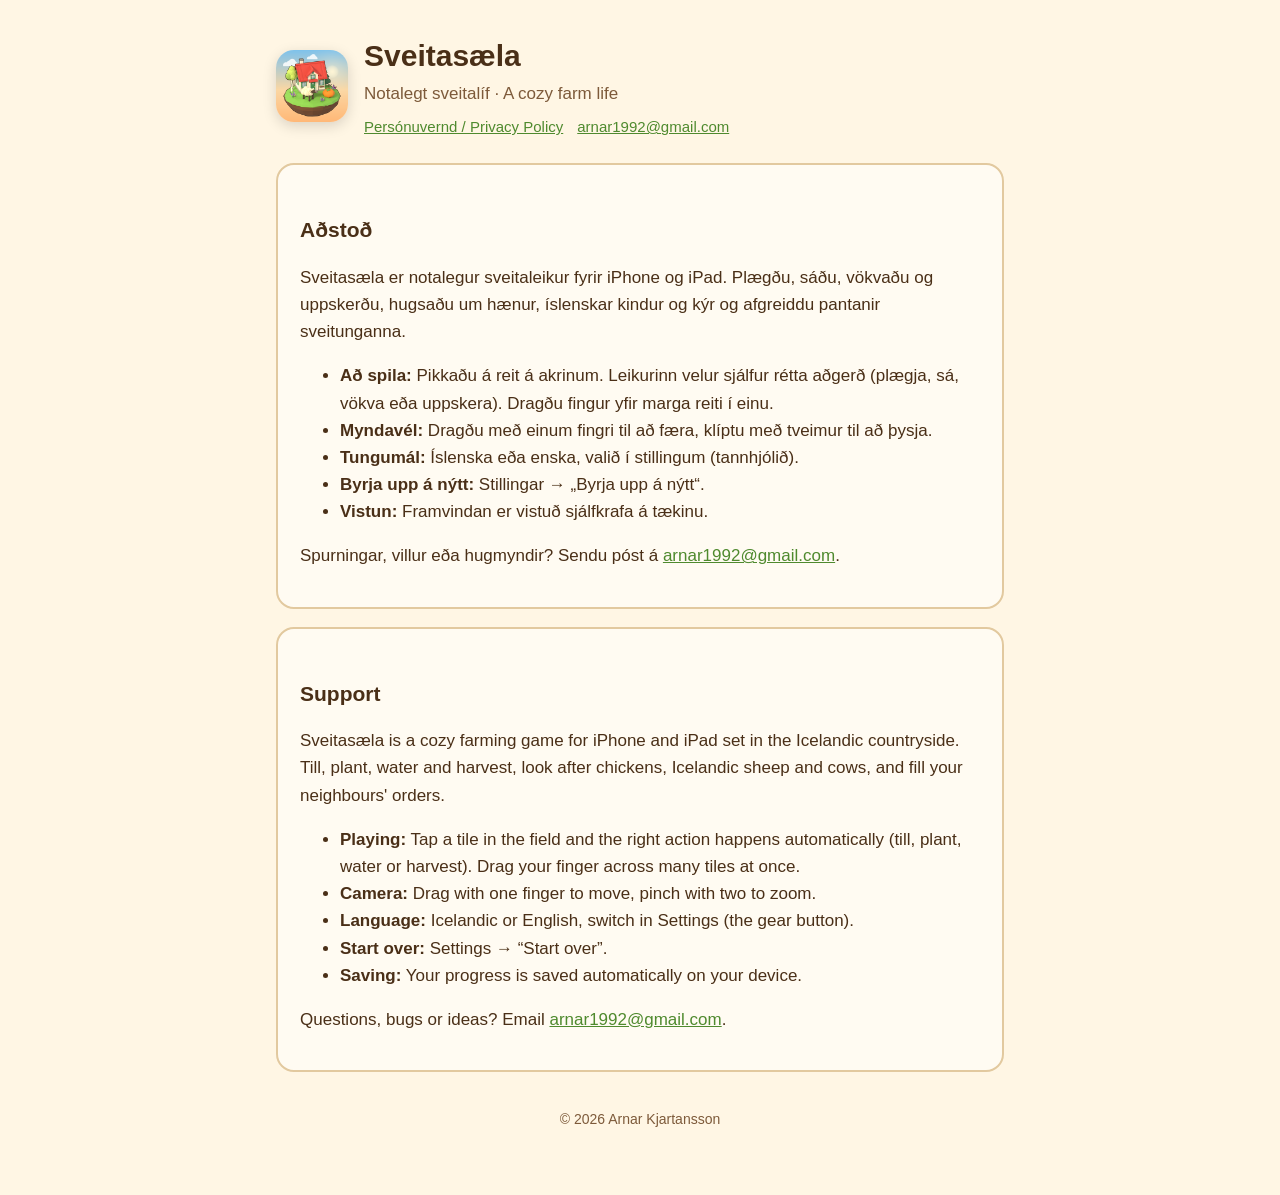
<file: index.html>
<!doctype html>
<html lang="is">
<head>
<meta charset="utf-8">
<meta name="viewport" content="width=device-width, initial-scale=1">
<title>Sveitasæla – Support</title>
<link rel="icon" href="icon.png">
<link rel="stylesheet" href="style.css">
</head>
<body>
<main>
<header>
  <img src="icon.png" alt="Sveitasæla app icon">
  <div>
    <h1>Sveitasæla</h1>
    <p class="sub">Notalegt sveitalíf · A cozy farm life</p>
    <nav><a href="privacy.html">Persónuvernd / Privacy Policy</a><a href="mailto:arnar1992@gmail.com">arnar1992@gmail.com</a></nav>
  </div>
</header>

<section lang="is">
  <h2>Aðstoð</h2>
  <p>Sveitasæla er notalegur sveitaleikur fyrir iPhone og iPad. Plægðu, sáðu, vökvaðu og uppskerðu, hugsaðu um hænur, íslenskar kindur og kýr og afgreiddu pantanir sveitunganna.</p>
  <ul>
    <li><b>Að spila:</b> Pikkaðu á reit á akrinum. Leikurinn velur sjálfur rétta aðgerð (plægja, sá, vökva eða uppskera). Dragðu fingur yfir marga reiti í einu.</li>
    <li><b>Myndavél:</b> Dragðu með einum fingri til að færa, klíptu með tveimur til að þysja.</li>
    <li><b>Tungumál:</b> Íslenska eða enska, valið í stillingum (tannhjólið).</li>
    <li><b>Byrja upp á nýtt:</b> Stillingar → „Byrja upp á nýtt“.</li>
    <li><b>Vistun:</b> Framvindan er vistuð sjálfkrafa á tækinu.</li>
  </ul>
  <p>Spurningar, villur eða hugmyndir? Sendu póst á <a href="mailto:arnar1992@gmail.com">arnar1992@gmail.com</a>.</p>
</section>

<section lang="en">
  <h2>Support</h2>
  <p>Sveitasæla is a cozy farming game for iPhone and iPad set in the Icelandic countryside. Till, plant, water and harvest, look after chickens, Icelandic sheep and cows, and fill your neighbours' orders.</p>
  <ul>
    <li><b>Playing:</b> Tap a tile in the field and the right action happens automatically (till, plant, water or harvest). Drag your finger across many tiles at once.</li>
    <li><b>Camera:</b> Drag with one finger to move, pinch with two to zoom.</li>
    <li><b>Language:</b> Icelandic or English, switch in Settings (the gear button).</li>
    <li><b>Start over:</b> Settings → “Start over”.</li>
    <li><b>Saving:</b> Your progress is saved automatically on your device.</li>
  </ul>
  <p>Questions, bugs or ideas? Email <a href="mailto:arnar1992@gmail.com">arnar1992@gmail.com</a>.</p>
</section>

<footer>© 2026 Arnar Kjartansson</footer>
</main>
</body>
</html>
</file>
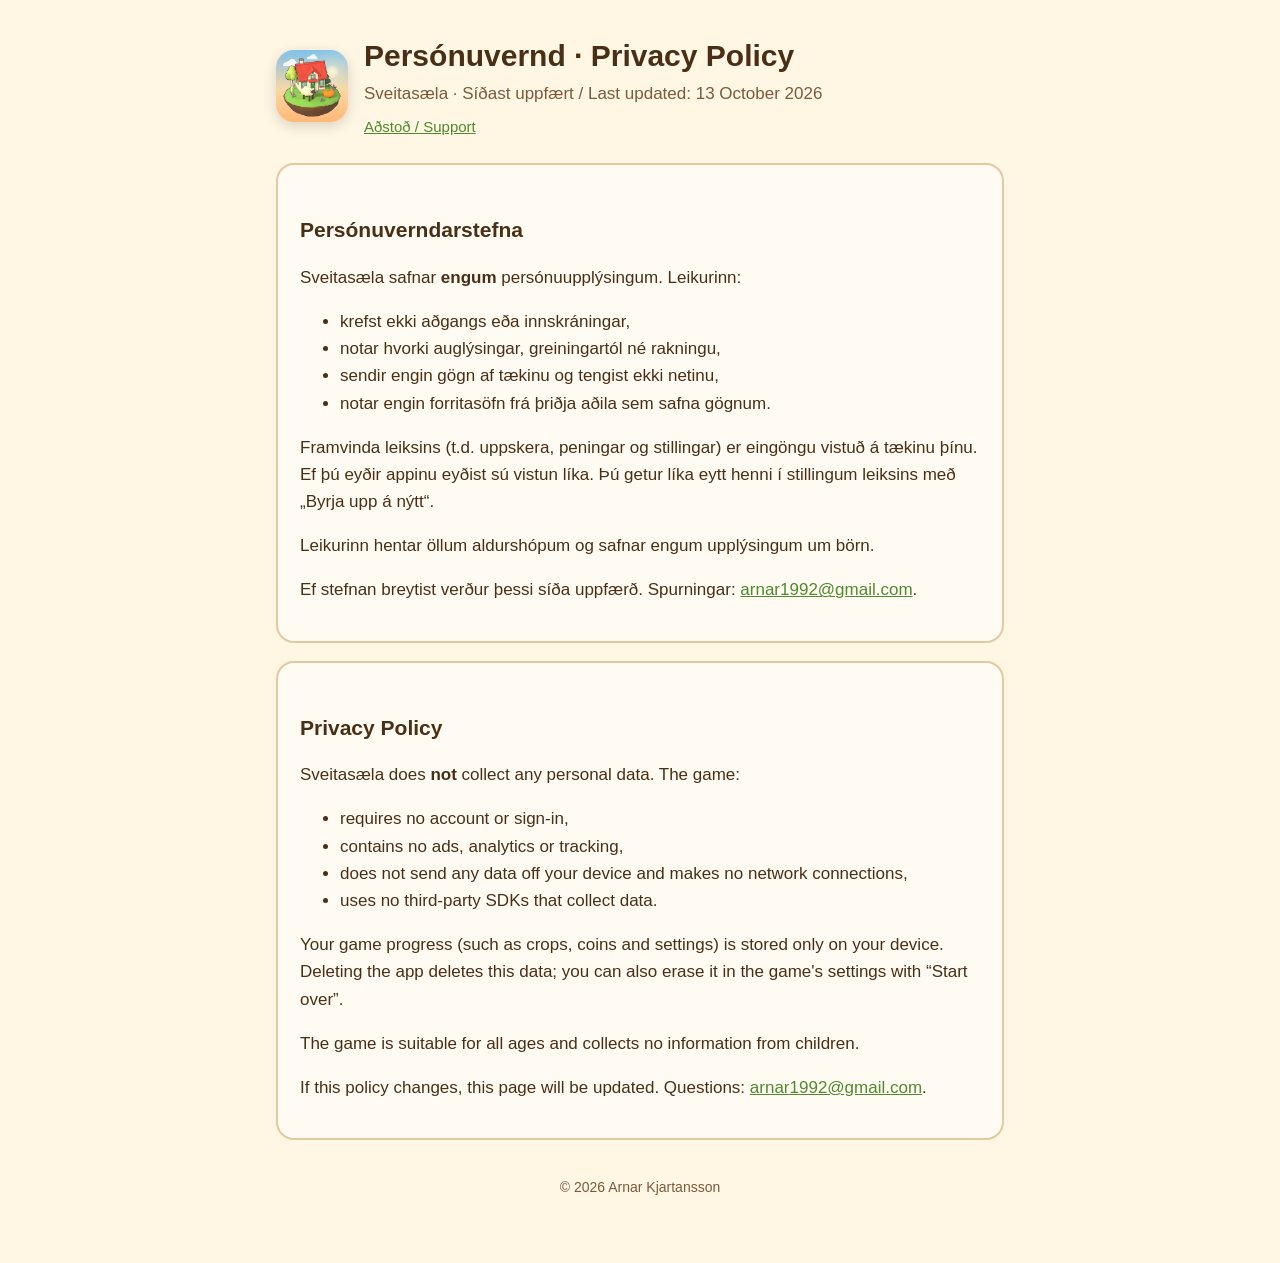
<file: privacy.html>
<!doctype html>
<html lang="is">
<head>
<meta charset="utf-8">
<meta name="viewport" content="width=device-width, initial-scale=1">
<title>Sveitasæla – Privacy Policy</title>
<link rel="icon" href="icon.png">
<link rel="stylesheet" href="style.css">
</head>
<body>
<main>
<header>
  <img src="icon.png" alt="Sveitasæla app icon">
  <div>
    <h1>Persónuvernd · Privacy Policy</h1>
    <p class="sub">Sveitasæla · Síðast uppfært / Last updated: 13 October 2026</p>
    <nav><a href="./">Aðstoð / Support</a></nav>
  </div>
</header>

<section lang="is">
  <h2>Persónuverndarstefna</h2>
  <p>Sveitasæla safnar <b>engum</b> persónuupplýsingum. Leikurinn:</p>
  <ul>
    <li>krefst ekki aðgangs eða innskráningar,</li>
    <li>notar hvorki auglýsingar, greiningartól né rakningu,</li>
    <li>sendir engin gögn af tækinu og tengist ekki netinu,</li>
    <li>notar engin forritasöfn frá þriðja aðila sem safna gögnum.</li>
  </ul>
  <p>Framvinda leiksins (t.d. uppskera, peningar og stillingar) er eingöngu vistuð á tækinu þínu. Ef þú eyðir appinu eyðist sú vistun líka. Þú getur líka eytt henni í stillingum leiksins með „Byrja upp á nýtt“.</p>
  <p>Leikurinn hentar öllum aldurshópum og safnar engum upplýsingum um börn.</p>
  <p>Ef stefnan breytist verður þessi síða uppfærð. Spurningar: <a href="mailto:arnar1992@gmail.com">arnar1992@gmail.com</a>.</p>
</section>

<section lang="en">
  <h2>Privacy Policy</h2>
  <p>Sveitasæla does <b>not</b> collect any personal data. The game:</p>
  <ul>
    <li>requires no account or sign-in,</li>
    <li>contains no ads, analytics or tracking,</li>
    <li>does not send any data off your device and makes no network connections,</li>
    <li>uses no third-party SDKs that collect data.</li>
  </ul>
  <p>Your game progress (such as crops, coins and settings) is stored only on your device. Deleting the app deletes this data; you can also erase it in the game's settings with “Start over”.</p>
  <p>The game is suitable for all ages and collects no information from children.</p>
  <p>If this policy changes, this page will be updated. Questions: <a href="mailto:arnar1992@gmail.com">arnar1992@gmail.com</a>.</p>
</section>

<footer>© 2026 Arnar Kjartansson</footer>
</main>
</body>
</html>
</file>
<file: style.css>
:root { --bg: #fff6e4; --card: #fffbf2; --ink: #4a2f17; --muted: #7d5a3a; --accent: #4f8a2e; --line: #e2c99f; }
@media (prefers-color-scheme: dark) { :root { --bg: #1e1710; --card: #2a2016; --ink: #f6e7cf; --muted: #c9ae8a; --accent: #8fd165; --line: #4a3a28; } }
* { box-sizing: border-box; }
body { margin: 0; background: var(--bg); color: var(--ink); font: 17px/1.6 -apple-system, BlinkMacSystemFont, "Segoe UI", Roboto, "Noto Sans", sans-serif; }
main { max-width: 760px; margin: 0 auto; padding: 32px 16px 64px; }
header { display: flex; align-items: center; gap: 16px; margin-bottom: 24px; }
header img { width: 72px; height: 72px; border-radius: 18px; box-shadow: 0 4px 14px rgba(0,0,0,.15); }
h1 { font-size: 30px; margin: 0; }
h2 { font-size: 21px; margin: 28px 0 6px; }
.sub { color: var(--muted); margin: 0; }
section { background: var(--card); border: 2px solid var(--line); border-radius: 18px; padding: 20px 22px; margin: 18px 0; }
a { color: var(--accent); }
nav { display: flex; gap: 14px; flex-wrap: wrap; margin: 8px 0 0; font-size: 15px; }
footer { color: var(--muted); font-size: 14px; text-align: center; margin-top: 36px; }
</file>
